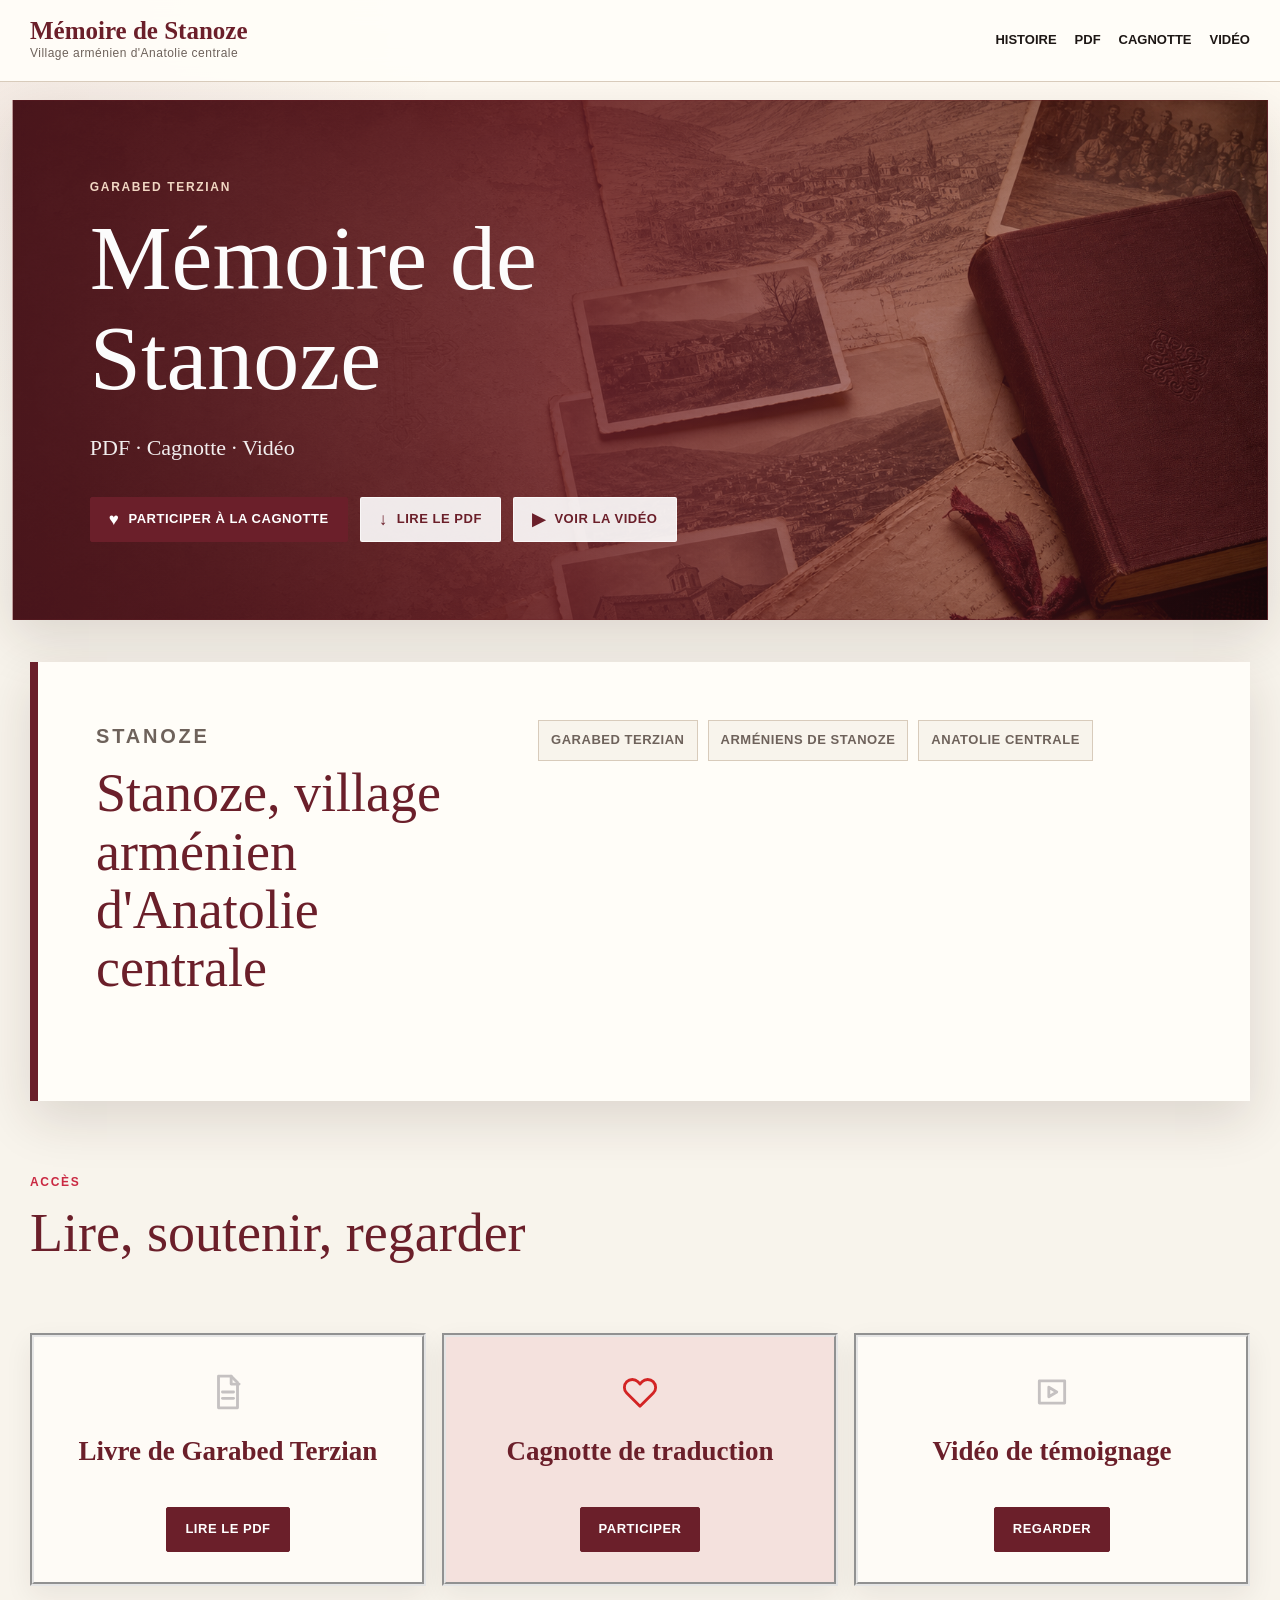
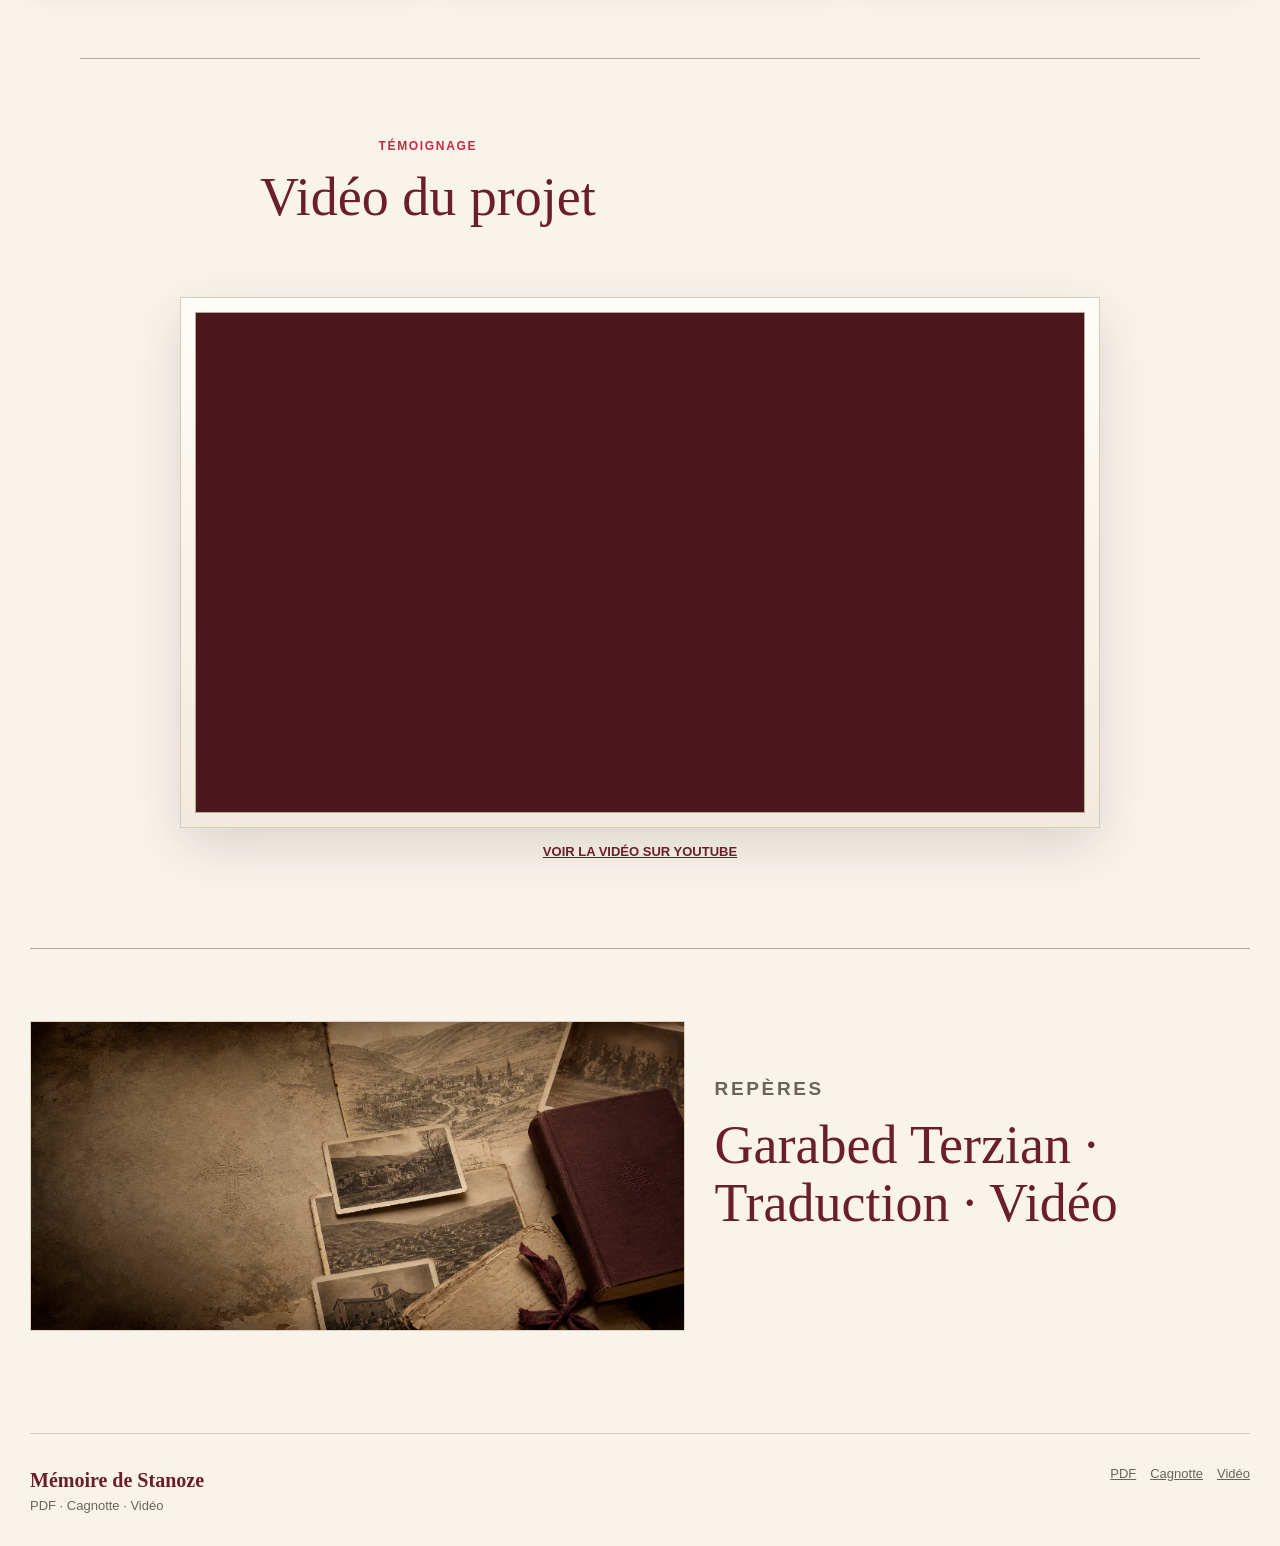
<file: index.html>
<!doctype html>
<html lang="fr">
  <head>
    <meta charset="utf-8">
    <meta name="viewport" content="width=device-width, initial-scale=1">
    <title>Mémoire de Stanoze</title>
    <meta name="description" content="Mémoire de Stanoze — PDF, cagnotte, vidéo.">
    <meta property="og:title" content="Mémoire de Stanoze">
    <meta property="og:description" content="PDF, cagnotte et vidéo autour de Stanoze.">
    <meta property="og:type" content="website">
    <link rel="preload" as="image" href="assets/archive-hero.png">
    <link rel="stylesheet" href="styles.css">
    <script defer src="script.js"></script>
  </head>
  <body>
    <a class="skip-link" href="#contenu">Aller au contenu</a>

    <header class="entete" id="accueil">
      <div class="header-inner">
        <a class="brand" href="#accueil" aria-label="Accueil">
          <span class="brand-title">Mémoire de Stanoze</span>
          <span class="brand-subtitle">Village arménien d'Anatolie centrale</span>
        </a>

        <button class="menu-toggle" type="button" aria-expanded="false" aria-controls="navigation-principale">
          <span></span>
          <span></span>
          <span></span>
          <span class="sr-only">Menu</span>
        </button>

        <nav class="navigation-principale" id="navigation-principale" aria-label="Navigation principale">
          <a href="#histoire">Histoire</a>
          <a data-link="livrePdf" href="https://memoire-stanoze.org/wp-content/uploads/2026/06/Garabed-Terzian-Stanoze-version-complete-avec-photos-beta.pdf" target="_blank" rel="noreferrer">PDF</a>
          <a data-link="cagnotte" href="https://app.lacagnottedesproches.fr/cagnotte/histoire-des-armeniens-de-stanoze/">Cagnotte</a>
          <a href="#video">Vidéo</a>
        </nav>
      </div>
    </header>

    <main id="contenu">
      <section class="hero">
        <div class="hero-copy">
          <p class="kicker">Garabed Terzian</p>
          <h1>Mémoire de Stanoze</h1>
          <p>PDF · Cagnotte · Vidéo</p>
          <div class="hero-actions" aria-label="Actions principales">
            <a class="button button-primary" data-link="cagnotte" href="https://app.lacagnottedesproches.fr/cagnotte/histoire-des-armeniens-de-stanoze/" target="_blank" rel="noreferrer">
              <span class="icon" aria-hidden="true">♥</span>
              Participer à la cagnotte
            </a>
            <a class="button button-light" data-link="livrePdf" href="https://memoire-stanoze.org/wp-content/uploads/2026/06/Garabed-Terzian-Stanoze-version-complete-avec-photos-beta.pdf" target="_blank" rel="noreferrer">
              <span class="icon" aria-hidden="true">↓</span>
              Lire le PDF
            </a>
            <a class="button button-light" href="#video">
              <span class="icon" aria-hidden="true">▶</span>
              Voir la vidéo
            </a>
          </div>
        </div>
      </section>

      <section class="quote-panel section-anchor" id="histoire" aria-labelledby="histoire-title">
        <div class="quote-content">
          <div>
            <p class="section-label">Stanoze</p>
            <h2 id="histoire-title">Stanoze, village arménien d'Anatolie centrale</h2>
          </div>
          <div class="quote-text">
            <ul class="repere-list">
              <li>Garabed Terzian</li>
              <li>Arméniens de Stanoze</li>
              <li>Anatolie centrale</li>
            </ul>
          </div>
        </div>
      </section>

      <section class="explore section-anchor" id="ressources" aria-labelledby="explore-title">
        <div class="section-heading">
          <div>
            <p class="section-label">Accès</p>
            <h2 id="explore-title">Lire, soutenir, regarder</h2>
          </div>
        </div>

        <div class="card-grid">
          <article class="feature-card" id="documents">
            <div class="feature-icon" aria-hidden="true">
              <svg viewBox="0 0 24 24" focusable="false">
                <path d="M6 2h8l4 4v16H6z"></path>
                <path d="M14 2v5h5"></path>
                <path d="M8.5 12h7"></path>
                <path d="M8.5 16h7"></path>
              </svg>
            </div>
            <h3>Livre de Garabed Terzian</h3>
            <a class="card-link" data-link="livrePdf" href="https://memoire-stanoze.org/wp-content/uploads/2026/06/Garabed-Terzian-Stanoze-version-complete-avec-photos-beta.pdf" target="_blank" rel="noreferrer">Lire le PDF</a>
          </article>

          <article class="feature-card support" id="soutenir">
            <div class="feature-icon" aria-hidden="true">
              <svg viewBox="0 0 24 24" focusable="false">
                <path d="M20.4 5.6a5 5 0 0 0-7.1 0L12 6.9l-1.3-1.3a5 5 0 0 0-7.1 7.1L12 21l8.4-8.3a5 5 0 0 0 0-7.1z"></path>
              </svg>
            </div>
            <h3>Cagnotte de traduction</h3>
            <a class="card-link" data-link="cagnotte" href="https://app.lacagnottedesproches.fr/cagnotte/histoire-des-armeniens-de-stanoze/" target="_blank" rel="noreferrer">Participer</a>
          </article>

          <article class="feature-card" id="video-card">
            <div class="feature-icon" aria-hidden="true">
              <svg viewBox="0 0 24 24" focusable="false">
                <path d="M4 5h16v14H4z"></path>
                <path d="M10 9l5 3-5 3z"></path>
              </svg>
            </div>
            <h3>Vidéo de témoignage</h3>
            <a class="card-link" href="#video">Regarder</a>
          </article>
        </div>
      </section>

      <section class="video-section section-anchor" id="video" aria-labelledby="video-title">
        <div class="section-heading">
          <div>
            <p class="section-label">Témoignage</p>
            <h2 id="video-title">Vidéo du projet</h2>
          </div>
        </div>
        <div class="video-shell">
          <div class="video-frame">
            <iframe
              src="https://www.youtube-nocookie.com/embed/lPQADpsjyA0"
              title="Vidéo du projet Mémoire de Stanoze"
              loading="lazy"
              allow="accelerometer; autoplay; clipboard-write; encrypted-media; gyroscope; picture-in-picture; web-share"
              allowfullscreen>
            </iframe>
          </div>
        </div>
        <p class="video-link">
          <a href="https://youtu.be/lPQADpsjyA0" target="_blank" rel="noreferrer">Voir la vidéo sur YouTube</a>
        </p>
      </section>

      <section class="archive-band" aria-labelledby="archive-title">
        <div class="archive-image" role="img" aria-label="Composition d'archives, livre et photographies anciennes"></div>
        <div class="archive-copy">
          <p class="section-label">Repères</p>
          <h2 id="archive-title">Garabed Terzian · Traduction · Vidéo</h2>
        </div>
      </section>
    </main>

    <footer class="pied">
      <div>
        <strong>Mémoire de Stanoze</strong>
        <span>PDF · Cagnotte · Vidéo</span>
      </div>
      <div class="footer-links">
        <a data-link="livrePdf" href="https://memoire-stanoze.org/wp-content/uploads/2026/06/Garabed-Terzian-Stanoze-version-complete-avec-photos-beta.pdf" target="_blank" rel="noreferrer">PDF</a>
        <a data-link="cagnotte" href="https://app.lacagnottedesproches.fr/cagnotte/histoire-des-armeniens-de-stanoze/" target="_blank" rel="noreferrer">Cagnotte</a>
        <a href="#video">Vidéo</a>
      </div>
    </footer>
  </body>
</html>
</file>
<file: styles.css>
:root {
  color-scheme: light;
  --paper: #f8f4ec;
  --paper-deep: #efe7d8;
  --ink: #1d1715;
  --muted: #6e625b;
  --line: #d8cbbb;
  --line-strong: #b7aa9b;
  --wine: #6b1f2a;
  --wine-deep: #4c161d;
  --rose: #ca2942;
  --stone: #c5c1c1;
  --white: #fffdf8;
  --shadow: 0 18px 50px rgba(49, 28, 24, 0.14);
  --serif: "Times New Roman", Times, Georgia, serif;
  --sans: Montserrat, Arial, Helvetica, sans-serif;
}

* {
  box-sizing: border-box;
}

html {
  scroll-behavior: smooth;
  scroll-padding-top: 92px;
}

body {
  margin: 0;
  color: var(--ink);
  background:
    radial-gradient(circle at top left, rgba(107, 31, 42, 0.08), transparent 28rem),
    linear-gradient(180deg, #fffaf2, var(--paper) 38rem);
  font-family: var(--serif);
  line-height: 1.6;
}

a {
  color: inherit;
}

button,
input,
textarea {
  font: inherit;
}

.skip-link,
.sr-only {
  position: absolute;
  width: 1px;
  height: 1px;
  overflow: hidden;
  clip: rect(0, 0, 0, 0);
}

.skip-link:focus {
  z-index: 50;
  width: auto;
  height: auto;
  clip: auto;
  top: 12px;
  left: 12px;
  padding: 10px 14px;
  background: var(--wine);
  color: white;
}

.entete {
  position: sticky;
  top: 0;
  z-index: 20;
  border-bottom: 1px solid var(--line);
  background: rgba(255, 253, 248, 0.94);
  backdrop-filter: blur(14px);
}

.header-inner {
  width: min(1220px, calc(100% - 32px));
  display: flex;
  align-items: center;
  justify-content: space-between;
  gap: 22px;
  margin: 0 auto;
  padding: 18px 0;
}

.brand {
  display: grid;
  text-decoration: none;
}

.brand-title {
  color: var(--wine);
  font-size: 25px;
  font-weight: 700;
  line-height: 1.05;
}

.brand-subtitle {
  color: var(--muted);
  font-family: var(--sans);
  font-size: 12px;
  letter-spacing: 0.04em;
}

.navigation-principale {
  display: flex;
  align-items: center;
  gap: 18px;
  font-family: var(--sans);
  font-size: 13px;
  font-weight: 600;
  text-transform: uppercase;
}

.navigation-principale a {
  position: relative;
  text-decoration: none;
}

.navigation-principale a::after {
  position: absolute;
  left: 0;
  bottom: -7px;
  width: 0;
  height: 2px;
  content: "";
  background: var(--wine);
  transition: width 180ms ease;
}

.navigation-principale a:hover::after,
.navigation-principale a:focus-visible::after {
  width: 100%;
}

.menu-toggle {
  display: none;
  width: 44px;
  height: 40px;
  border: 1px solid var(--line);
  border-radius: 2px;
  background: var(--white);
  color: var(--wine);
}

.menu-toggle span:not(.sr-only) {
  display: block;
  width: 20px;
  height: 2px;
  margin: 5px auto;
  background: currentColor;
}

.hero {
  min-height: 520px;
  display: grid;
  align-items: stretch;
  margin: 18px auto 0;
  width: min(1500px, calc(100% - 24px));
  border: 1px solid rgba(107, 31, 42, 0.26);
  background:
    linear-gradient(90deg, rgba(76, 22, 29, 0.94), rgba(107, 31, 42, 0.78) 44%, rgba(107, 31, 42, 0.2)),
    url("assets/archive-hero.png") center right / cover no-repeat;
  box-shadow: var(--shadow);
}

.section-anchor {
  scroll-margin-top: 104px;
}

.hero-copy {
  width: min(900px, 100%);
  padding: clamp(34px, 6vw, 82px);
  color: #fcfcfc;
}

.kicker,
.section-label {
  margin: 0 0 12px;
  color: var(--rose);
  font-family: var(--sans);
  font-size: 12px;
  font-weight: 800;
  letter-spacing: 0.14em;
  text-transform: uppercase;
}

.hero .kicker {
  color: #f1d7c3;
}

h1,
h2,
h3,
p {
  margin-top: 0;
}

h1,
h2,
h3 {
  line-height: 1.08;
}

h1 {
  max-width: 760px;
  margin-bottom: 22px;
  font-size: clamp(48px, 8vw, 92px);
  font-weight: 500;
}

h2 {
  color: var(--wine);
  font-size: clamp(32px, 5vw, 54px);
  font-weight: 500;
}

h3 {
  color: var(--wine);
  font-size: 27px;
  font-weight: 600;
}

.hero p:not(.kicker) {
  max-width: 680px;
  color: rgba(255, 255, 255, 0.92);
  font-size: clamp(18px, 2vw, 22px);
}

.hero-actions {
  display: flex;
  flex-wrap: wrap;
  gap: 12px;
  margin-top: 32px;
}

.button,
.card-link,
.small-button {
  min-height: 44px;
  display: inline-flex;
  align-items: center;
  justify-content: center;
  gap: 9px;
  border: 1px solid var(--wine);
  border-radius: 2px;
  padding: 11px 18px;
  font-family: var(--sans);
  font-size: 13px;
  font-weight: 800;
  letter-spacing: 0.04em;
  text-decoration: none;
  text-transform: uppercase;
  cursor: pointer;
}

.button-primary,
.card-link {
  background: var(--wine);
  color: #fff;
}

.button-primary:hover,
.card-link:hover {
  background: var(--wine-deep);
}

.button-light {
  border-color: rgba(255, 255, 255, 0.66);
  background: rgba(255, 255, 255, 0.9);
  color: var(--wine);
}

.icon {
  font-size: 17px;
  line-height: 1;
}

.quote-panel,
.explore,
.video-section {
  width: min(1220px, calc(100% - 32px));
  margin: 0 auto;
}

.quote-panel {
  position: relative;
  margin-top: 42px;
  border-left: 8px solid var(--wine);
  background: var(--white);
  box-shadow: var(--shadow);
}

.quote-content {
  display: grid;
  grid-template-columns: minmax(240px, 0.74fr) minmax(0, 1.26fr);
  gap: clamp(24px, 5vw, 58px);
  padding: clamp(34px, 5vw, 58px);
}

.quote-panel p {
  max-width: 980px;
  color: var(--muted);
  font-size: 20px;
}

.repere-list {
  display: flex;
  flex-wrap: wrap;
  gap: 10px;
  margin: 0;
  padding: 0;
  list-style: none;
}

.repere-list li {
  border: 1px solid var(--line);
  padding: 9px 12px;
  background: var(--paper);
  color: var(--muted);
  font-family: var(--sans);
  font-size: 13px;
  font-weight: 700;
  letter-spacing: 0.04em;
  text-transform: uppercase;
}

.explore,
.video-section {
  padding: 72px 0;
}

.section-heading {
  display: flex;
  align-items: end;
  justify-content: space-between;
  gap: 28px;
  margin-bottom: 26px;
}

.card-grid {
  display: grid;
  grid-template-columns: repeat(3, minmax(0, 1fr));
  gap: 16px;
}

.feature-card {
  min-height: 246px;
  display: grid;
  align-content: start;
  gap: 14px;
  border: 4px groove #e5e5e5;
  padding: 30px 26px;
  background: rgba(255, 253, 248, 0.84);
  box-shadow: 0 10px 26px rgba(49, 28, 24, 0.07);
  transition: transform 160ms ease, box-shadow 160ms ease;
}

.feature-card:hover {
  transform: translateY(-3px);
  box-shadow: 0 18px 36px rgba(49, 28, 24, 0.12);
}

.feature-card.support {
  background: rgba(202, 41, 66, 0.09);
}

.feature-icon {
  display: grid;
  place-items: center;
  width: 50px;
  height: 50px;
  margin: 0 auto 6px;
  color: var(--stone);
}

.feature-card.support .feature-icon {
  color: #d32424;
}

.feature-icon svg {
  width: 38px;
  height: 38px;
  fill: none;
  stroke: currentColor;
  stroke-linecap: round;
  stroke-linejoin: round;
  stroke-width: 1.8;
}

.feature-card h3 {
  text-align: center;
}

.feature-card .card-link {
  justify-self: center;
  margin-top: auto;
}

.video-section {
  width: min(1120px, calc(100% - 32px));
  padding-top: 78px;
  border-top: 1px solid var(--line-strong);
  text-align: center;
}

.video-section .section-heading {
  display: grid;
  justify-items: center;
  max-width: 760px;
  margin-right: auto;
  margin-left: auto;
  text-align: center;
}

.video-shell {
  max-width: 920px;
  margin: 0 auto;
  padding: 14px;
  border: 1px solid var(--line);
  background: linear-gradient(180deg, #fffdf8, #f2eadc);
  box-shadow: var(--shadow);
}

.video-frame {
  overflow: hidden;
  border: 1px solid var(--line-strong);
  background: var(--wine-deep);
  aspect-ratio: 16 / 9;
}

.video-frame iframe {
  width: 100%;
  height: 100%;
  display: block;
  border: 0;
}

.video-link {
  margin-top: 14px;
  text-align: center;
  font-family: var(--sans);
  font-size: 13px;
  font-weight: 700;
  text-transform: uppercase;
}

.video-link a {
  color: var(--wine);
}

.archive-band {
  display: grid;
  grid-template-columns: minmax(0, 1.1fr) minmax(320px, 0.9fr);
  gap: 30px;
  width: min(1220px, calc(100% - 32px));
  margin: 0 auto 30px;
  padding: 72px 0;
  border-top: 1px solid var(--line-strong);
}

.archive-image {
  min-height: 310px;
  border: 1px solid var(--line);
  background: url("assets/archive-hero.png") center / cover no-repeat;
  filter: sepia(0.12);
}

.archive-copy {
  align-self: center;
}

.archive-copy p {
  color: var(--muted);
  font-size: 19px;
}

button:focus-visible,
a:focus-visible {
  outline: 3px solid rgba(202, 41, 66, 0.32);
  outline-offset: 2px;
}

.pied {
  width: min(1220px, calc(100% - 32px));
  display: flex;
  justify-content: space-between;
  gap: 20px;
  margin: 0 auto;
  padding: 30px 0;
  border-top: 1px solid var(--line);
  color: var(--muted);
  font-family: var(--sans);
  font-size: 13px;
}

.pied strong {
  display: block;
  color: var(--wine);
  font-family: var(--serif);
  font-size: 20px;
}

.footer-links {
  display: flex;
  gap: 14px;
}

.not-found {
  min-height: 100vh;
  display: grid;
  place-items: center;
  padding: 24px;
}

.not-found-panel {
  max-width: 620px;
  padding: 42px;
  border: 1px solid var(--line);
  background: var(--white);
  box-shadow: var(--shadow);
}

@media (max-width: 920px) {
  .menu-toggle {
    display: inline-block;
  }

  .navigation-principale {
    position: absolute;
    top: 100%;
    right: 16px;
    left: 16px;
    display: none;
    flex-direction: column;
    align-items: stretch;
    gap: 0;
    border: 1px solid var(--line);
    background: var(--white);
    box-shadow: var(--shadow);
  }

  .navigation-principale.open {
    display: flex;
  }

  .navigation-principale a {
    padding: 14px 16px;
    border-bottom: 1px solid var(--line);
  }

  .navigation-principale a:last-child {
    border-bottom: 0;
  }

  .card-grid,
  .quote-content,
  .archive-band {
    grid-template-columns: 1fr;
  }

  .section-heading {
    align-items: start;
    flex-direction: column;
  }
}

@media (max-width: 640px) {
  .hero {
    min-height: 620px;
    background:
      linear-gradient(180deg, rgba(76, 22, 29, 0.94), rgba(107, 31, 42, 0.72)),
      url("assets/archive-hero.png") center / cover no-repeat;
  }

  .hero-copy {
    padding: 34px 22px;
  }

  .hero-actions,
  .pied,
  .footer-links {
    align-items: stretch;
    flex-direction: column;
  }

  .button,
  .card-link {
    width: 100%;
  }
}
</file>
